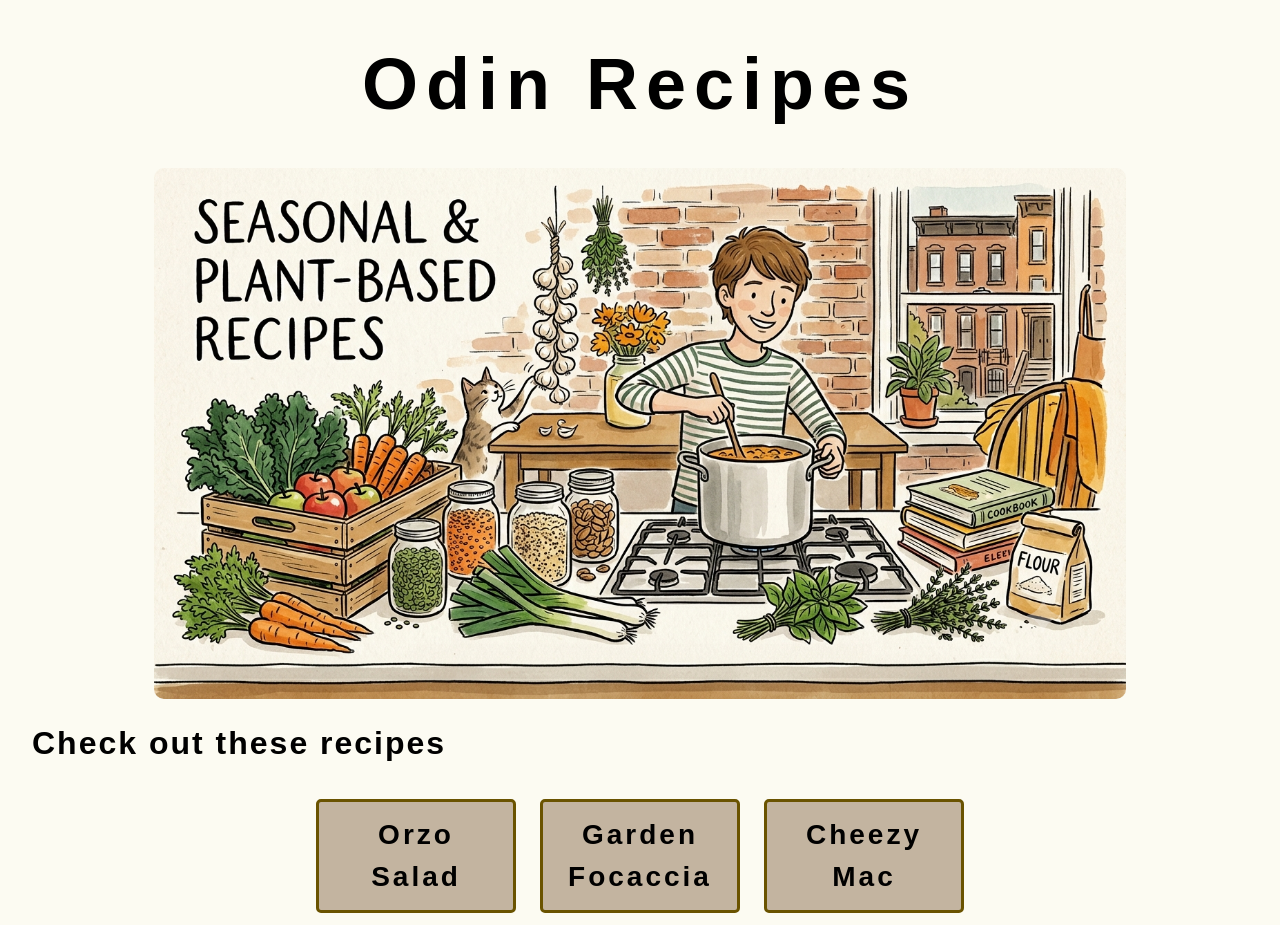
<file: index.html>
<!DOCTYPE html>
<html lang="en">

<head>
    <meta charset="utf-8">
    <title>Odin Recipes Project</title>
    <link rel="stylesheet" href="style.css">
</head>
<body>
     <h1>Odin Recipes</h1>
    <img src="img/odin-recipes-sketch.png" alt="Odin recipes sketch with a cat playing in the background.">
    <h3>Check out these recipes</h3>
    <div class="container">
    <div><a href="recipes/orzo-salad.html">Orzo Salad</a></div>
    <div><a href="recipes/garden-sourdough-focaccia.html">Garden Focaccia</a></div>
    <div><a href="recipes/cheezy-mac.html">Cheezy Mac</a></div>
    </div>
</body>
</html>
</file>
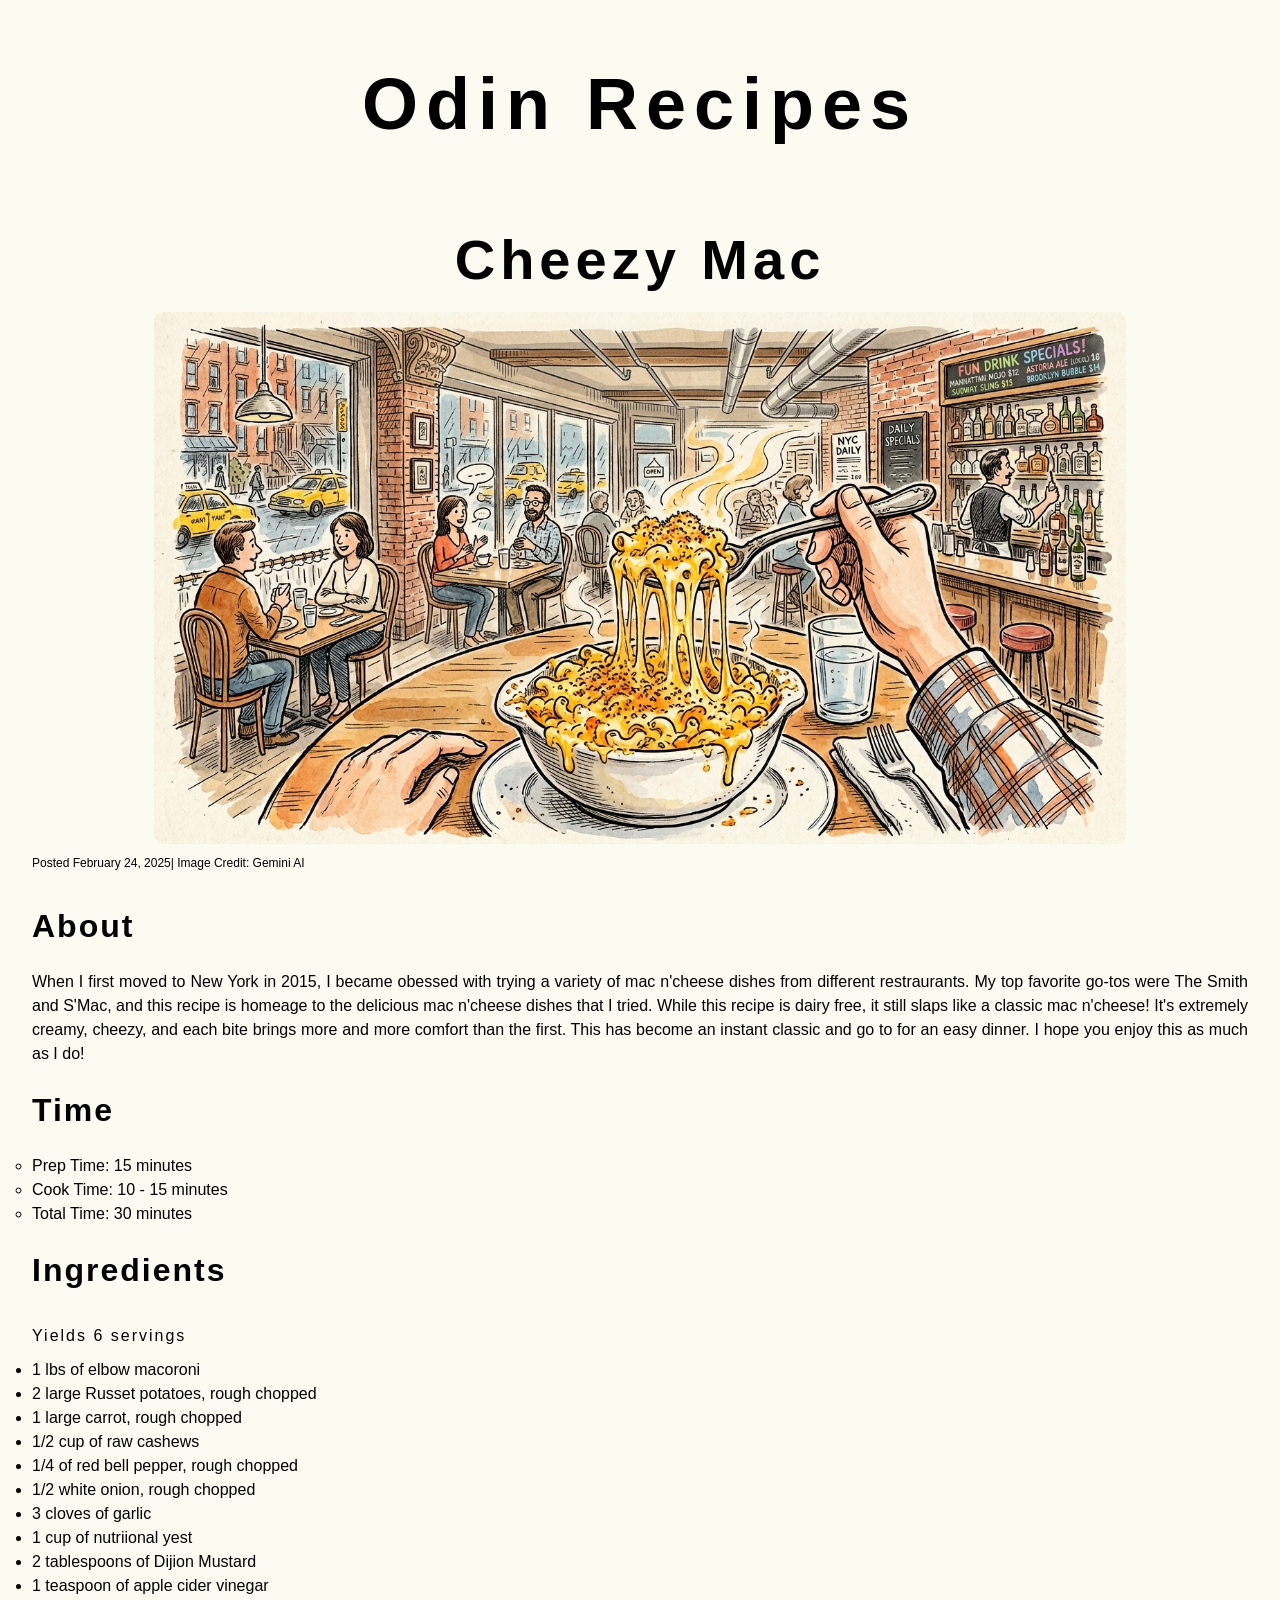
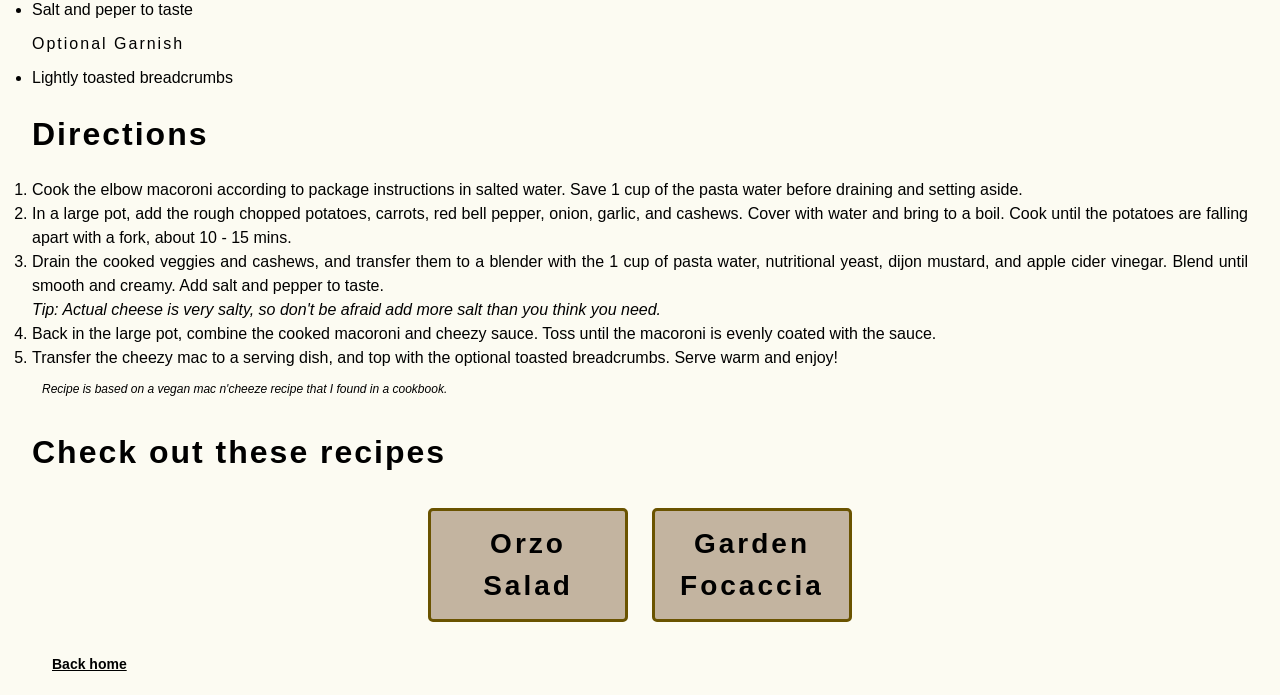
<file: recipes/cheezy-mac.html>
<!DOCTYPE html>
<html lang="en">
<head>
    <meta charset="utf-8">
    <title>Cheezy Mac</title>
    <link rel="stylesheet" href="../style.css">
</head>
<body>
    <nav class="navbar">
        <h1><a href="../index.html">Odin Recipes</a></h1>
    </nav>
    <h2>Cheezy Mac</h2>
        <img src="../img/cheezy-mac-main.png" height="400; width: auto" alt="Cheesy mac n'cheese in a New York restraurant. ">
    <h6>Posted February 24, 2025| Image Credit: Gemini AI</h6>
    <h3>About</h3>
    <p>When I first moved to New York in 2015, I became obessed with trying a variety of mac n'cheese dishes from different restraurants. My top favorite go-tos were The Smith and S'Mac, and this recipe is homeage to the delicious mac n'cheese dishes that I tried. While this recipe is dairy free, it still slaps like a classic mac n'cheese! It's extremely creamy, cheezy, and each bite brings more and more comfort than the first. This has become an instant classic and go to for an easy dinner. I hope you enjoy this as much as I do!</p>
    <h3>Time</h3>
    <ul class="time">
        <li>Prep Time: 15 minutes</li>
        <li>Cook Time: 10 - 15 minutes</li>
        <li>Total Time: 30 minutes</li> 
    </ul>
    <h3>Ingredients</h3>
    <h5>Yields 6 servings</h5>
    <ul>
        <li>1 lbs of elbow macoroni</li>
        <li>2 large Russet potatoes, rough chopped</li>
        <li>1 large carrot, rough chopped</li>
        <li>1/2 cup of raw cashews</li>
        <li>1/4 of red bell pepper, rough chopped</li>
        <li>1/2 white onion, rough chopped</li>
        <li>3 cloves of garlic</li>
        <li>1 cup of nutriional yest</li>
        <li>2 tablespoons of Dijion Mustard</li>
        <li>1 teaspoon of apple cider vinegar</li>
        <li>Salt and peper to taste</li>
    </ul>
    <h5>Optional Garnish</h5>
    <ul>
        <li>Lightly toasted breadcrumbs</li>
        </ul>

    <h3>Directions</h3>
    <ol>
        <li>Cook the elbow macoroni according to package instructions in salted water. Save 1 cup of the pasta water before draining and setting aside.</li>
        <li>In a large pot, add the rough chopped potatoes, carrots, red bell pepper, onion, garlic, and cashews. Cover with water and bring to a boil. Cook until the potatoes are falling apart with a fork, about 10 - 15 mins.</li>
        <li>Drain the cooked veggies and cashews, and transfer them to a blender with the 1 cup of pasta water, nutritional yeast, dijon mustard, and apple cider vinegar. Blend until smooth and creamy. Add salt and pepper to taste. <em>Tip: Actual cheese is very salty, so don't be afraid add more salt than you think you need.</em></li>
        <li>Back in the large pot, combine the cooked macoroni and cheezy sauce. Toss until the macoroni is evenly coated with the sauce.</li>
        <li>Transfer the cheezy mac to a serving dish, and top with the optional toasted breadcrumbs. Serve warm and enjoy!</li>
    </ol>
        <p class="footer">Recipe is based on a vegan mac n'cheeze recipe that I found in a cookbook.</p>
        <h3>Check out these recipes</h3>
        <div class="container">
            <div><a href="orzo-salad.html">Orzo Salad</a></div>
            <div><a href="garden-sourdough-focaccia.html">Garden Focaccia</a></div>
        </div>
    <nav class="bottom"> 
        <a href="../index.html">Back home</a>
    </nav>
</body>
</html>
</file>
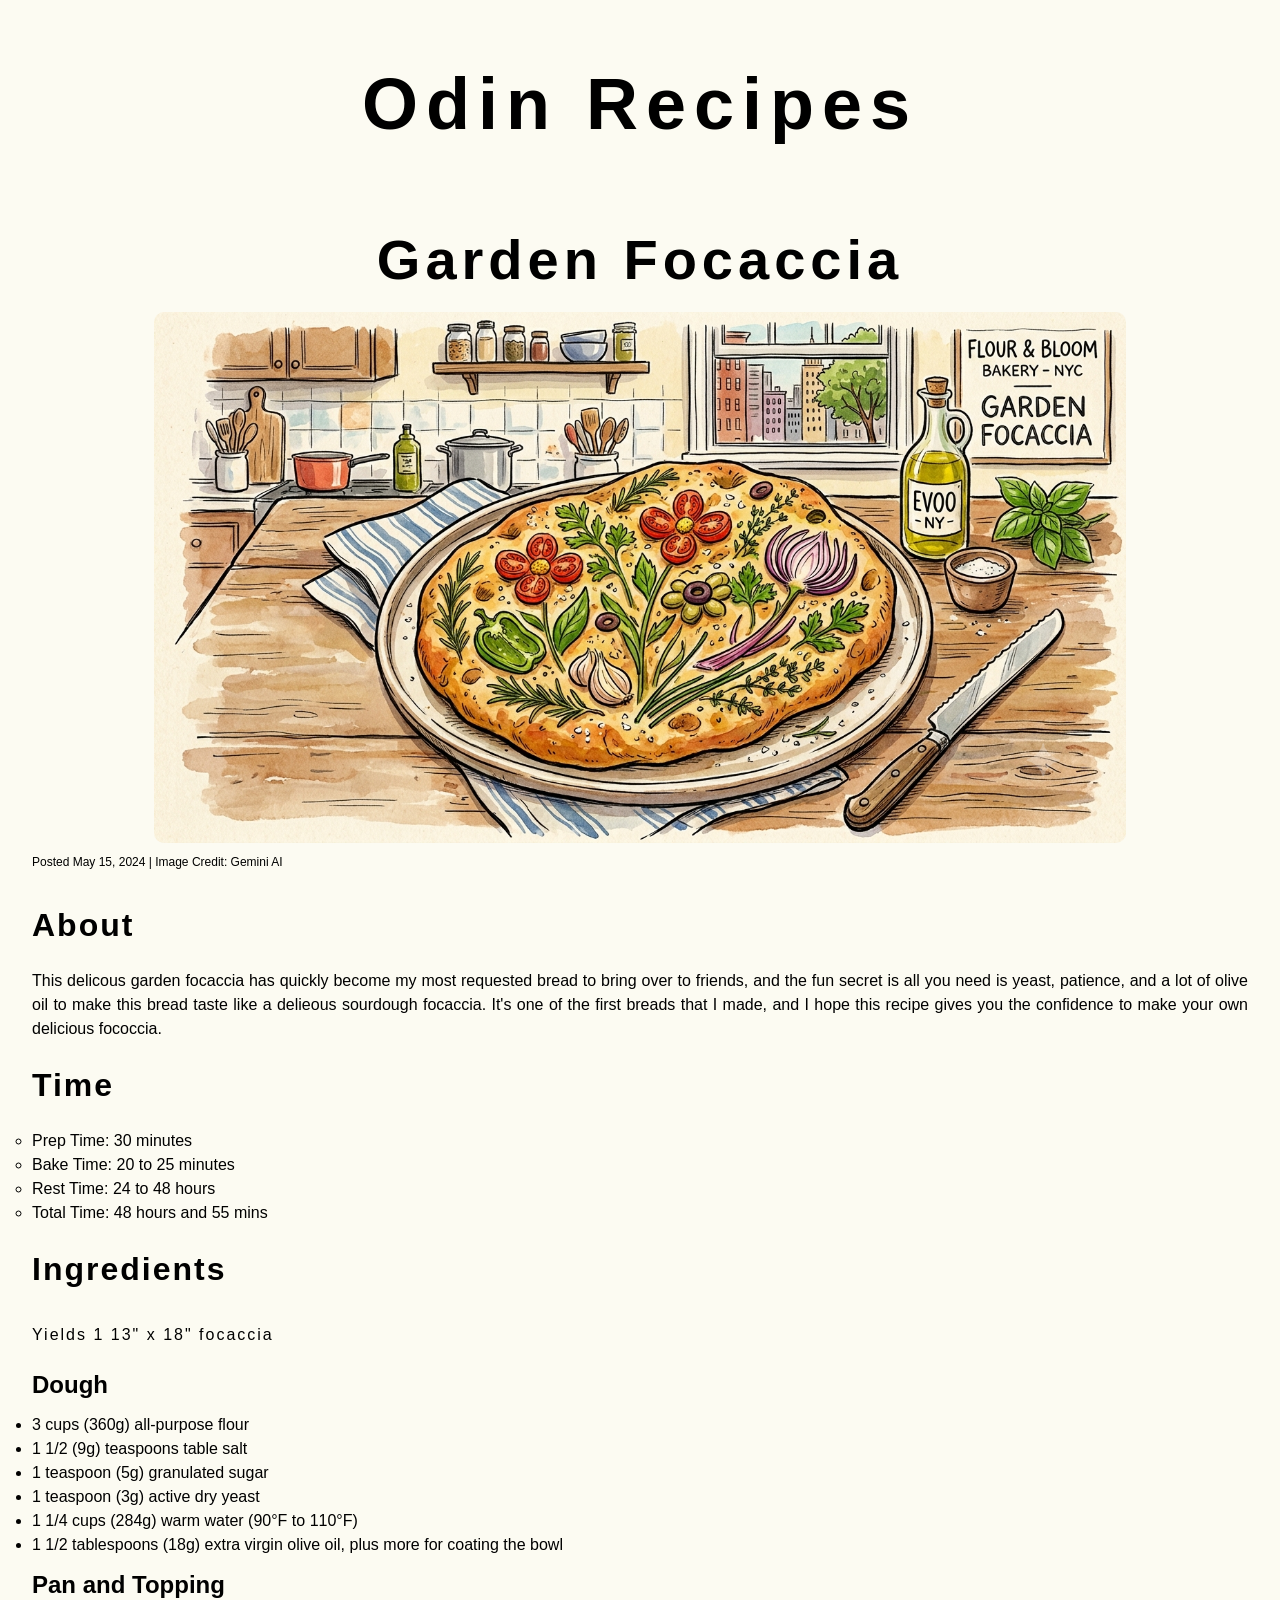
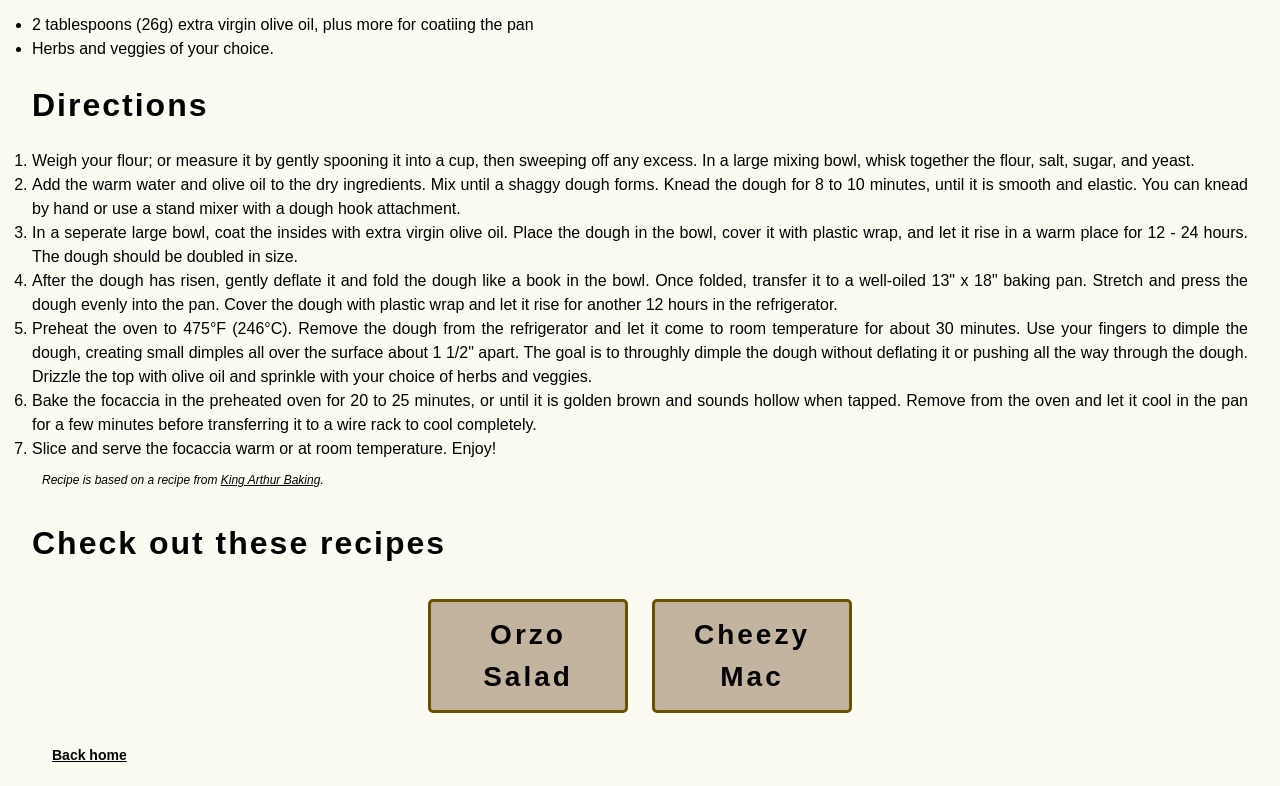
<file: recipes/garden-sourdough-focaccia.html>
<!DOCTYPE html>
<html lang="en">
<head>
    <meta charset="utf-8">
    <title>Garden Sourdough Focaccia</title>
    <link rel="stylesheet" href="../style.css">
</head>
<body>
    <nav class="navbar">
        <h1><a href="../index.html">Odin Recipes</a></h1>
    </nav>
    <h2>Garden Focaccia</h2>
    <img src="../img/garden-focaccia-main.png" height="400; width: auto" alt="garden sourdough focaccia on a kitchen counter with a knife and a cutting board.">
    <h6>Posted May 15, 2024 | Image Credit: Gemini AI</h6>
    <h3 class="recipe-page">About</h3>
    <p>This delicous garden focaccia has quickly become my most requested bread to bring over to friends, and the fun secret is all you need is yeast, patience, and a lot of olive oil to make this bread taste like a delieous sourdough focaccia. It's one of the first breads that I made, and I hope this recipe gives you the confidence to make your own delicious fococcia. </p>
    <h3>Time</h3>
    <ul class="time">
        <li>Prep Time: 30 minutes</li>
        <li>Bake Time: 20 to 25 minutes</li>
        <li>Rest Time: 24 to 48 hours</li>
        <li>Total Time: 48 hours and 55 mins</li>
    </ul>
    <h3>Ingredients</h3>
    <h5>Yields 1 13" x 18" focaccia</h5>
    <h4>Dough</h4>
    <ul>
        <li>3 cups (360g) all-purpose flour</li>
        <li>1 1/2 (9g) teaspoons table salt</li>
        <li>1 teaspoon (5g) granulated sugar</li>
        <li>1 teaspoon (3g) active dry yeast</li>
        <li>1 1/4 cups (284g) warm water (90°F to 110°F)</li>
        <li>1 1/2 tablespoons (18g) extra virgin olive oil, plus more for coating the bowl</li>
    </ul>
    <h4>Pan and Topping</h4>
    <ul>
        <li>2 tablespoons (26g) extra virgin olive oil, plus more for coatiing the pan</li>
        <li>Herbs and veggies of your choice.</li>
    </ul>
    <h3>Directions</h3>
    <ol>
        <li>Weigh your flour; or measure it by gently spooning it into a cup, then sweeping off any excess. In a large mixing bowl, whisk together the flour, salt, sugar, and yeast. </li>
        <li>Add the warm water and olive oil to the dry ingredients. Mix until a shaggy dough forms. Knead the dough for 8 to 10 minutes, until it is smooth and elastic. You can knead by hand or use a stand mixer with a dough hook attachment.</li>
        <li>In a seperate large bowl, coat the insides with extra virgin olive oil. Place the dough in the bowl, cover it with plastic wrap, and let it rise in a warm place for 12 - 24 hours. The dough should be doubled in size. </li>
        <li>After the dough has risen, gently deflate it and fold the dough like a book in the bowl. Once folded, transfer it to a well-oiled 13" x 18" baking pan. Stretch and press the dough evenly into the pan. Cover the dough with plastic wrap and let it rise for another 12 hours in the refrigerator.</li>
        <li>Preheat the oven to 475°F (246°C). Remove the dough from the refrigerator and let it come to room temperature for about 30 minutes. Use your fingers to dimple the dough, creating small dimples all over the surface about 1 1/2" apart. The goal is to throughly dimple the dough without deflating it or pushing all the way through the dough. Drizzle the top with olive oil and sprinkle with your choice of herbs and veggies.</li>
        <li>Bake the focaccia in the preheated oven for 20 to 25 minutes, or until it is golden brown and sounds hollow when tapped. Remove from the oven and let it cool in the pan for a few minutes before transferring it to a wire rack to cool completely.</li>
        <li>Slice and serve the focaccia warm or at room temperature. Enjoy!</li>
    </ol>
        <p class="footer">Recipe is based on a recipe from <a href="https://www.kingarthurbaking.com/recipes/big-and-bubbly-focaccia-recipe" class="footer">King Arthur Baking</a>.</p>
        
        <h3>Check out these recipes</h3>
        <div class="container">
            <div><a href="orzo-salad.html">Orzo Salad</a></div>
            <div><a href="cheezy-mac.html">Cheezy Mac</a></div>
        </div>
    <nav class="bottom">
        <a href="../index.html">Back home</a>
    </nav> 
</body>
</html>
</file>
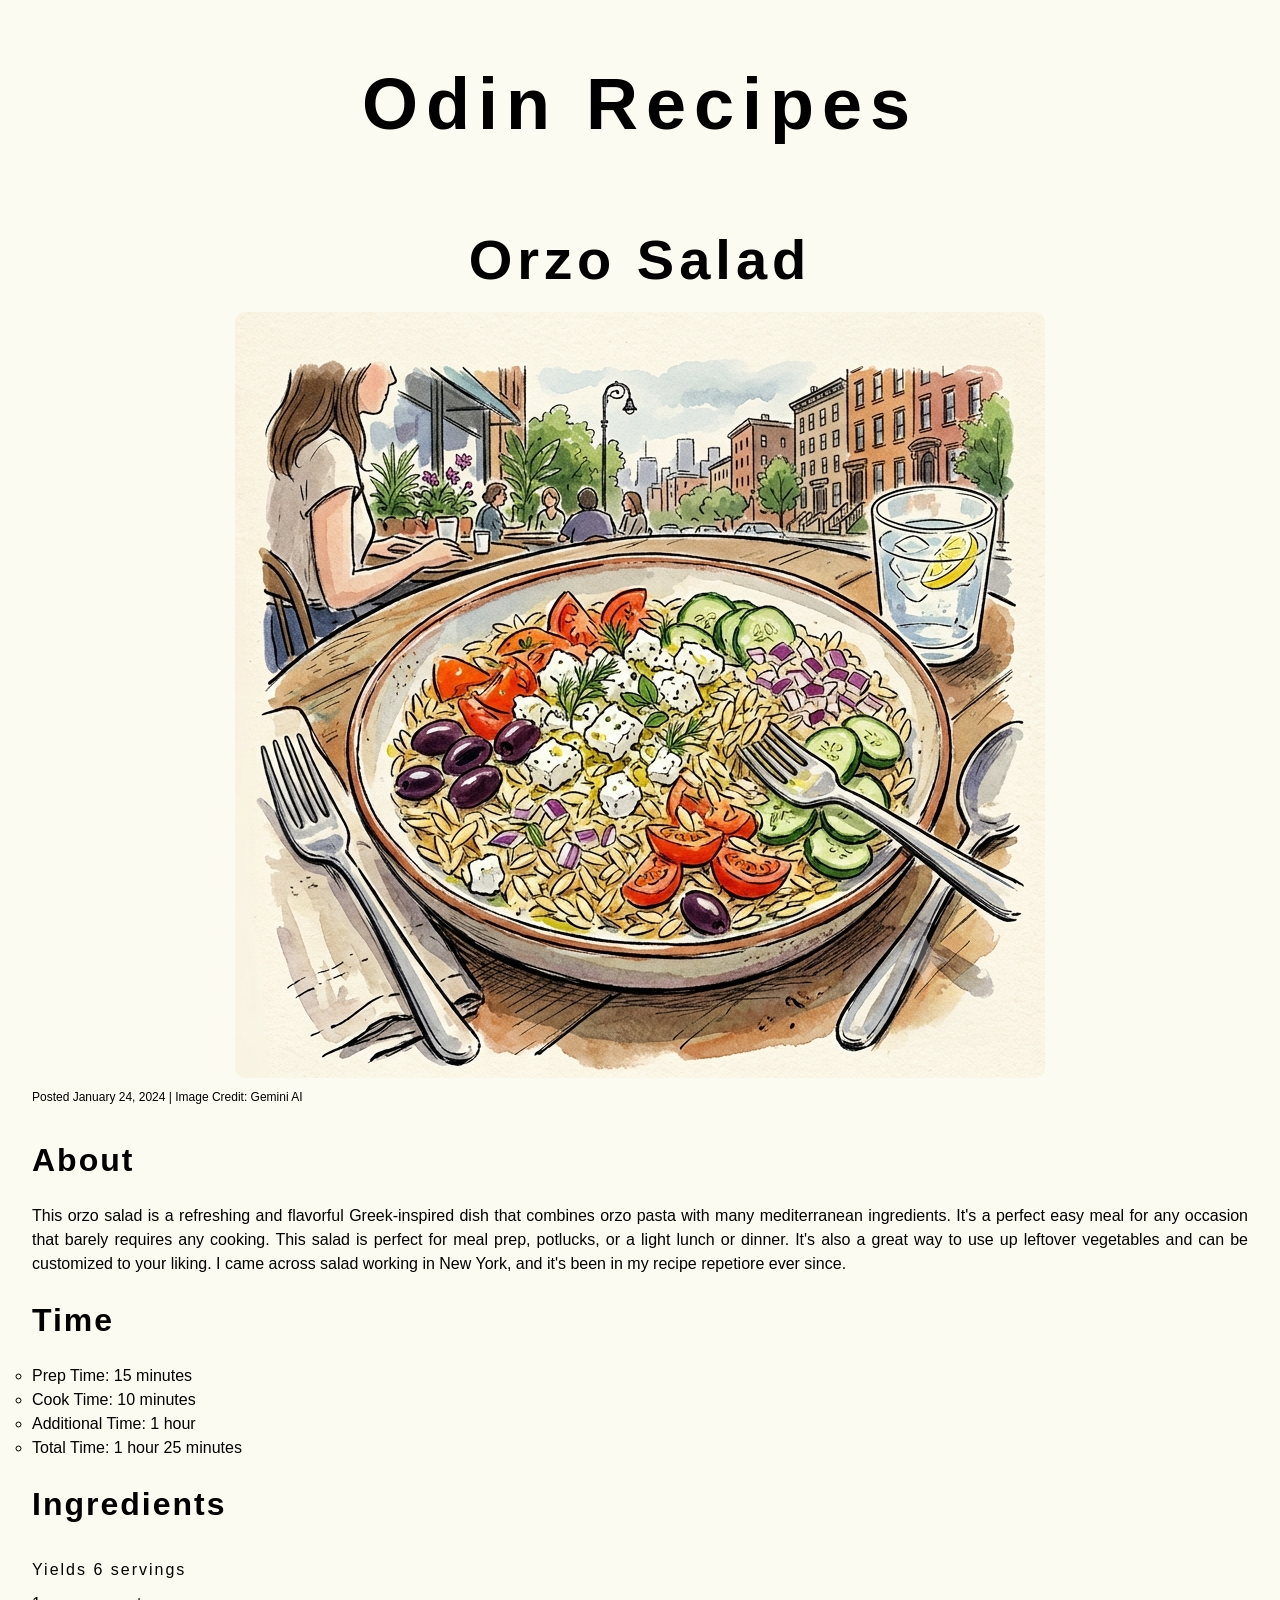
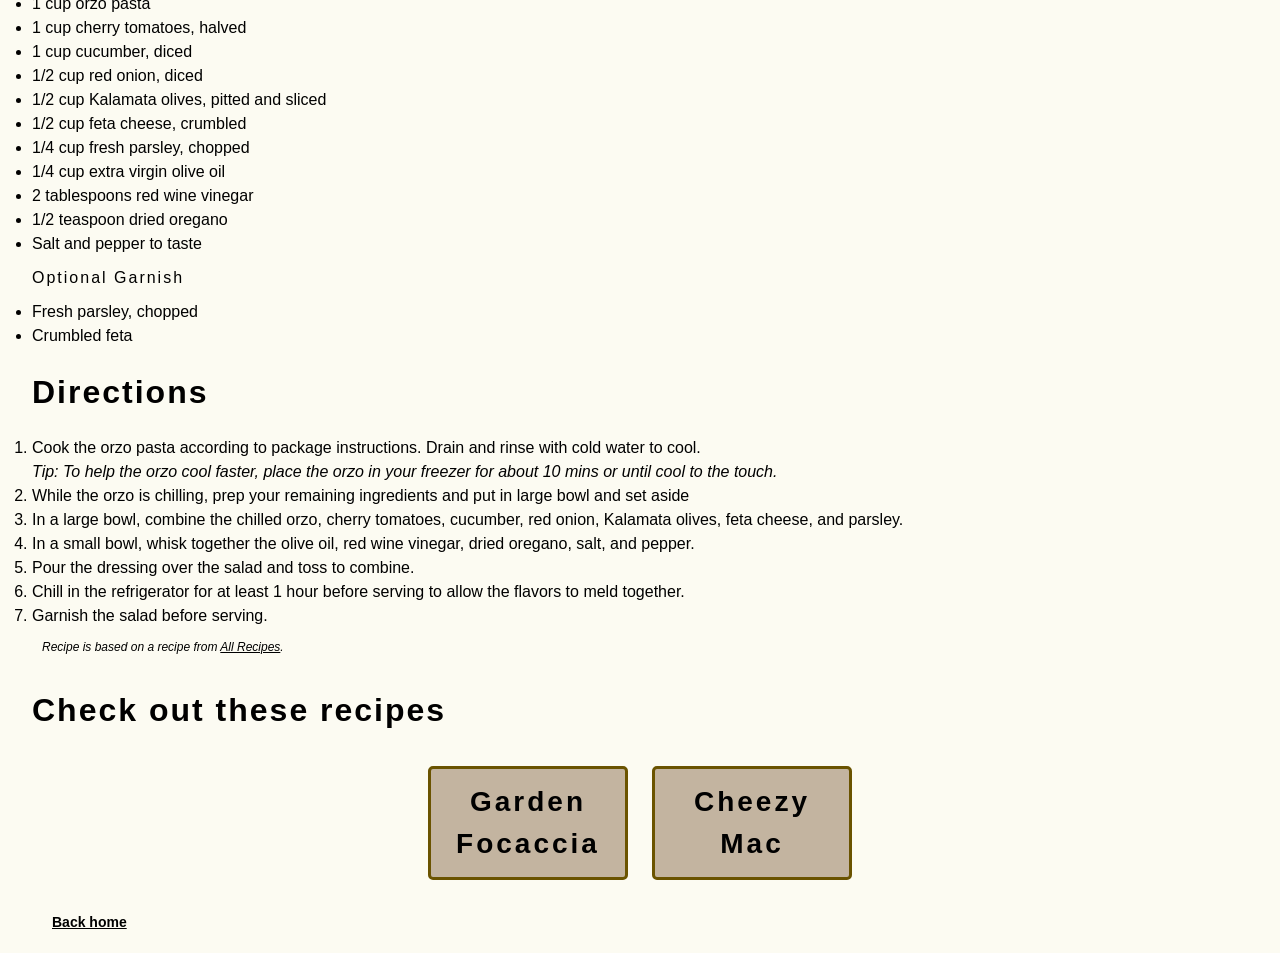
<file: recipes/orzo-salad.html>
<!DOCTYPE html>
<html lang="en">
<head>
    <meta charset="utf-8">
    <title>Orzo Salad</title>
    <link rel="stylesheet" href="../style.css">
</head>
<body>
 <nav class="navbar">
        <h1><a href="../index.html">Odin Recipes</a></h1>
    </nav>
    <h2>Orzo Salad</h2>
    <img src="../img/orzo-salad-main.png" alt="orzo salad">
    <h6>Posted January 24, 2024 | Image Credit: Gemini AI</h6>

    <h3 class="recipe-page">About</h3>
    <p>This orzo salad is a refreshing and flavorful Greek-inspired dish that combines orzo pasta with many mediterranean ingredients. 
        It's a perfect easy meal for any occasion that barely requires any cooking. This salad is perfect for meal prep, potlucks, or a 
        light lunch or dinner. It's also a great way to use up leftover vegetables and can be customized to your liking. I came across 
        salad working in New York, and it's been in my recipe repetiore ever since.</p>
    
    <h3>Time</h3>
    <ul class="time">
        <li>Prep Time: 15 minutes</li>
        <li>Cook Time: 10 minutes</li>
        <li>Additional Time: 1 hour</li>
        <li>Total Time: 1 hour 25 minutes</li>
        </ul>
    <h3>Ingredients</h3>
    <h5>Yields 6 servings</h5>
    <ul>
        <li>1 cup orzo pasta</li>
        <li>1 cup cherry tomatoes, halved</li>
        <li>1 cup cucumber, diced</li>
        <li>1/2 cup red onion, diced</li>
        <li>1/2 cup Kalamata olives, pitted and sliced</li>
        <li>1/2 cup feta cheese, crumbled</li>
        <li>1/4 cup fresh parsley, chopped</li>
        <li>1/4 cup extra virgin olive oil</li>
        <li>2 tablespoons red wine vinegar</li>
        <li>1/2 teaspoon dried oregano</li>
        <li>Salt and pepper to taste</li>
    </ul>
    <h5>Optional Garnish</h5>
    <ul>
        <li>Fresh parsley, chopped</li>
        <li>Crumbled feta</li>
    </ul>
    <h3>Directions</h3>
    <ol>
        <li>Cook the orzo pasta according to package instructions. Drain and rinse with cold water to cool. <em>Tip: To help the orzo cool faster, place the orzo in your freezer for about 10 mins or until cool to the touch.</em></li>
        <li>While the orzo is chilling, prep your remaining ingredients and put in large bowl and set aside</li>
        <li>In a large bowl, combine the chilled orzo, cherry tomatoes, cucumber, red onion, Kalamata olives, feta cheese, and parsley.</li>
        <li>In a small bowl, whisk together the olive oil, red wine vinegar, dried oregano, salt, and pepper.</li>
        <li>Pour the dressing over the salad and toss to combine.</li>
        <li>Chill in the refrigerator for at least 1 hour before serving to allow the flavors to meld together.</li>
        <li>Garnish the salad before serving.</li>
        </ol>
                <p class="footer">Recipe is based on a recipe from <a href="https://www.allrecipes.com/recipe/229156/greek-orzo-salad/">All Recipes</a>.</p>
         <h3>Check out these recipes</h3>
        <div class="container">
            <div><a href="garden-sourdough-focaccia.html">Garden Focaccia</a></div>
            <div><a href="cheezy-mac.html">Cheezy Mac</a></div>
        </div>
    <nav class="bottom">
        <a href="../index.html">Back home</a>
    </nav>
</body>
</html>
</file>
<file: style.css>
* {
    margin: 0;
    padding: 0;
    box-sizing: border-box;
    background: #fcfbf2;
    color:#000000;
}

h1,
h2,
h3,
h4,
h5,
h6 {
    font-family: 'Noto Sans', sans-serif;
    padding-top: 10px;
    padding-bottom: 10px;
}

h3.recipe-page {
    text-align: left;
}

h1 {
    text-align: center;
    font-size: 72px;
    font-weight: 800;
    padding: 30px;
    letter-spacing: 8px;
    text-decoration: none;
}

h2 {
    text-align: center;
    font-size: 56px;
    letter-spacing: 5px;
}

h3 {
    text-align: left;
    font-size: 32px;
    letter-spacing: 2px;
    padding: 20px 0;
}

h4 {
    text-align: left;
    font-size: 24px;
}
h5 {
    text-align: left;
    font-size: 16px;
    letter-spacing: 2px;
    font-weight: 400;
}
h6 {
    text-align: left;
    font-size: 12px;
    font-weight: 100;
}

p {
    white-space: normal;
}

body {
    font-family: 'Arial', san-serif;
    font-size: 16px;
    line-height: 1.5;
    text-align: justify;
    margin: 0 32px; /* 0 top/button 32 left/right */
}

em {
    display: block;
}

p.footer {
    font-size: 12px;
    font-style: italic;
    margin: 10px;
    white-space: normal;
    text-align: left;
}

.footer a {
    padding-inline-start: 0;
    text-decoration: underline;
}

img {
    display: block;
    height: auto;
    max-width: 80%;
    margin: auto;
    border-radius: 10px;
}

.container > * {
    border: 3px solid #6a5300;
    background-color:#c3b4a0 ;
    border-radius: 5px;
    width: 200px;
    height: auto;
    padding: 12px;
    margin: 12px;
    font-size: 28px;
    font-weight: bold;
    white-space: normal;
}

.container > div > a {
    display: block;
    text-align: center;
    background: inherit;
    text-decoration: none;
    color: inherit;
    letter-spacing: 3px;
}

.container > div > a:hover {
    background-color: #8a7358;
    color: #fcfbf2;
    cursor: pointer;
}

.container > div:hover {
    background-color: #8a7358;
}

.container {
    width: auto;
    display: flex;
    flex-flow: row wrap;
    justify-content: center;
}

li {
    display: list-item;
    line-height: 1.5;
}

ul.time {
    list-style-type: circle;
    font-size: 16px;
}

#no-bullet {
    list-style-type: none;
}

a {
    text-decoration: none;
}

/*unvisited link*/
a:link {
    color: #000000;
}

/*visited link*/
a:visited {
    color: #4e414e;
}

/*mouse over link*/
a:hover {
    color: #3c673c;
}

/*selected link*/
a:active {
    color: #024302;
}

/* navbar */
nav.navbar {
    display: block;
    padding: 20px;
    font-size: 16px;
    font-weight:400;
    text-decoration: none;
}

nav.bottom {
    padding: 20px;
    text-decoration: underline;
    font-size: 14px;
    font-weight: bold;
}
</file>
